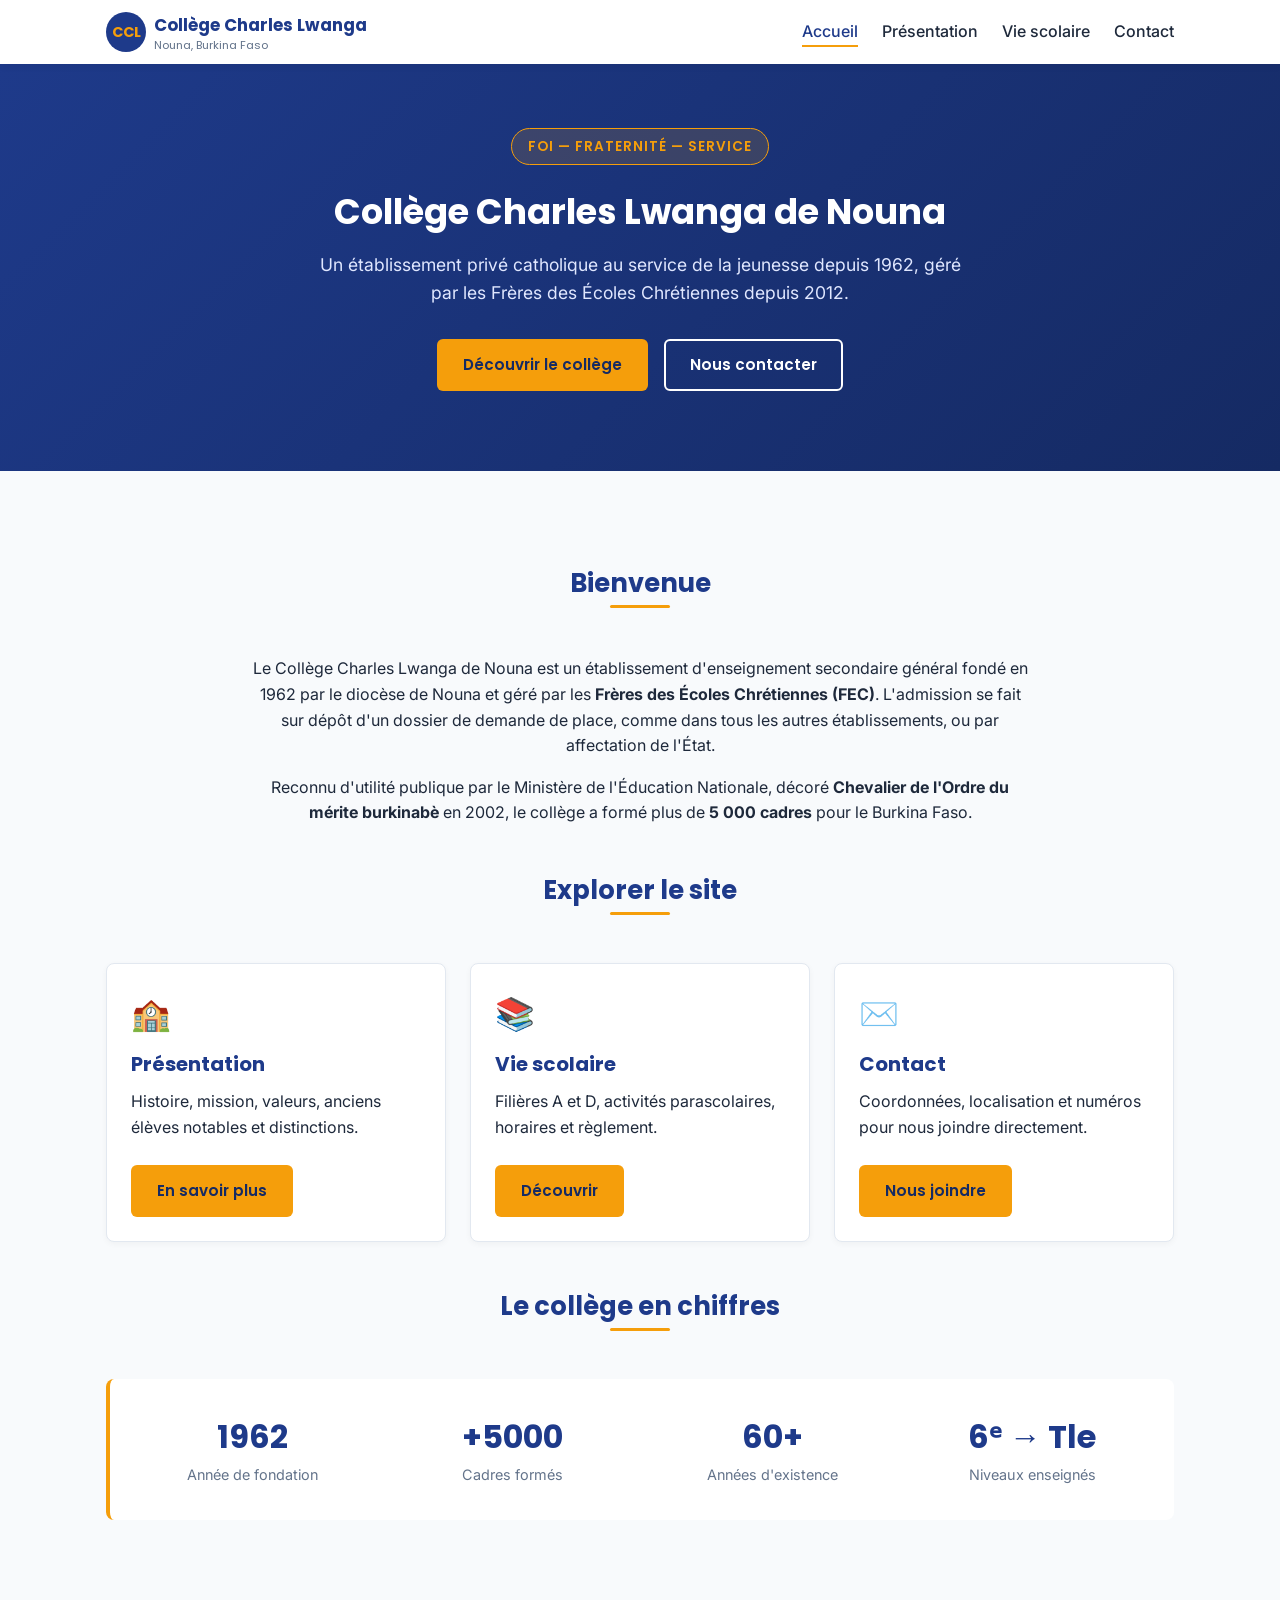
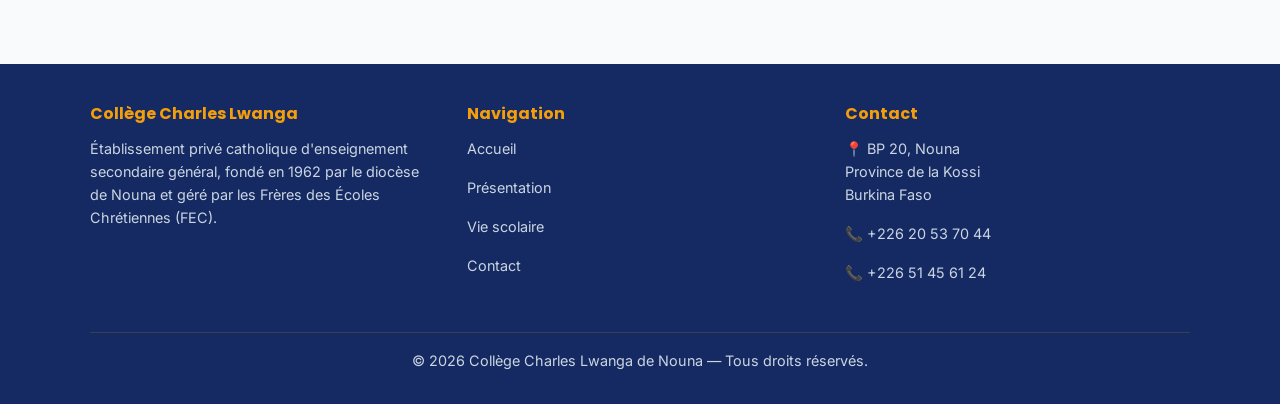
<file: index.html>
<!DOCTYPE html>
<html lang="fr">
<head>
    <meta charset="UTF-8">
    <meta name="viewport" content="width=device-width, initial-scale=1.0">
    <meta name="description" content="Site officiel du Collège Charles Lwanga de Nouna, Burkina Faso. Établissement privé catholique d'enseignement secondaire général fondé en 1962, géré par les Frères des Écoles Chrétiennes (FEC) depuis 2012.">
    <meta name="google-site-verification" content="0sIquSJX-lw27j1vC3oSvgakDbg4LUH0TuW8ciJXTkQ" />
    <title>Accueil - Collège Charles Lwanga de Nouna</title>

    <!-- Polices Google Fonts -->
    <link rel="preconnect" href="https://fonts.googleapis.com">
    <link rel="preconnect" href="https://fonts.gstatic.com" crossorigin>
    <link href="https://fonts.googleapis.com/css2?family=Inter:wght@400;500;600&family=Poppins:wght@600;700&display=swap" rel="stylesheet">

    <!-- Feuille de style -->
    <link rel="stylesheet" href="style.css">
</head>
<body>

    <!-- ============================================
         EN-TÊTE / NAVIGATION
         ============================================ -->
    <header>
        <nav class="navbar">
            <a href="index.html" class="logo">
                <div class="logo-badge">CCL</div>
                <span>
                    Collège Charles Lwanga
                    <small>Nouna, Burkina Faso</small>
                </span>
            </a>

            <button class="menu-toggle" aria-label="Ouvrir le menu">☰</button>

            <ul class="nav-menu">
                <li><a href="index.html">Accueil</a></li>
                <li><a href="presentation.html">Présentation</a></li>
                <li><a href="vie-scolaire.html">Vie scolaire</a></li>
                <li><a href="contact.html">Contact</a></li>
            </ul>
        </nav>
    </header>

    <!-- ============================================
         BANNIÈRE (HERO)
         ============================================ -->
    <section class="hero">
        <span class="devise">Foi — Fraternité — Service</span>
        <h1>Collège Charles Lwanga de Nouna</h1>
        <p>Un établissement privé catholique au service de la jeunesse depuis 1962, géré par les Frères des Écoles Chrétiennes depuis 2012.</p>
        <div class="hero-buttons">
            <a href="presentation.html" class="btn btn-primary">Découvrir le collège</a>
            <a href="contact.html" class="btn btn-outline">Nous contacter</a>
        </div>
    </section>

    <!-- ============================================
         CONTENU PRINCIPAL
         ============================================ -->
    <main>

        <!-- Section Bienvenue -->
        <section id="bienvenue">
            <div class="section-title">
                <h2>Bienvenue</h2>
            </div>
            <p style="text-align: center; max-width: 780px; margin: 0 auto 1rem;">
                Le Collège Charles Lwanga de Nouna est un établissement
                d'enseignement secondaire général fondé en 1962 par le diocèse de Nouna
                et géré par les <strong>Frères des Écoles Chrétiennes (FEC)</strong>.
                L'admission se fait sur dépôt d'un dossier de demande de place,
                comme dans tous les autres établissements, ou par affectation de l'État.
            </p>
            <p style="text-align: center; max-width: 780px; margin: 0 auto;">
                Reconnu d'utilité publique par le Ministère de l'Éducation Nationale,
                décoré <strong>Chevalier de l'Ordre du mérite burkinabè</strong> en 2002,
                le collège a formé plus de <strong>5 000 cadres</strong> pour le Burkina Faso.
            </p>
        </section>

        <!-- Section Cartes -->
        <section id="explorer">
            <div class="section-title">
                <h2>Explorer le site</h2>
            </div>
            <div class="cards">

                <div class="card">
                    <div class="card-icon">🏫</div>
                    <h3>Présentation</h3>
                    <p>Histoire, mission, valeurs, anciens élèves notables et distinctions.</p>
                    <a href="presentation.html" class="btn btn-primary" style="margin-top: 0.5rem;">En savoir plus</a>
                </div>

                <div class="card">
                    <div class="card-icon">📚</div>
                    <h3>Vie scolaire</h3>
                    <p>Filières A et D, activités parascolaires, horaires et règlement.</p>
                    <a href="vie-scolaire.html" class="btn btn-primary" style="margin-top: 0.5rem;">Découvrir</a>
                </div>

                <div class="card">
                    <div class="card-icon">✉️</div>
                    <h3>Contact</h3>
                    <p>Coordonnées, localisation et numéros pour nous joindre directement.</p>
                    <a href="contact.html" class="btn btn-primary" style="margin-top: 0.5rem;">Nous joindre</a>
                </div>

            </div>
        </section>

        <!-- Section Chiffres clés -->
        <section id="chiffres">
            <div class="section-title">
                <h2>Le collège en chiffres</h2>
            </div>
            <div class="stats">
                <div class="stat">
                    <span class="stat-number">1962</span>
                    <span class="stat-label">Année de fondation</span>
                </div>
                <div class="stat">
                    <span class="stat-number">+5000</span>
                    <span class="stat-label">Cadres formés</span>
                </div>
                <div class="stat">
                    <span class="stat-number">60+</span>
                    <span class="stat-label">Années d'existence</span>
                </div>
                <div class="stat">
                    <span class="stat-number">6ᵉ → Tle</span>
                    <span class="stat-label">Niveaux enseignés</span>
                </div>
            </div>
        </section>

    </main>

    <!-- ============================================
         PIED DE PAGE
         ============================================ -->
    <footer>
        <div class="footer-content">

            <div>
                <h4>Collège Charles Lwanga</h4>
                <p>Établissement privé catholique d'enseignement secondaire général, fondé en 1962 par le diocèse de Nouna et géré par les Frères des Écoles Chrétiennes (FEC).</p>
            </div>

            <div>
                <h4>Navigation</h4>
                <p><a href="index.html">Accueil</a></p>
                <p><a href="presentation.html">Présentation</a></p>
                <p><a href="vie-scolaire.html">Vie scolaire</a></p>
                <p><a href="contact.html">Contact</a></p>
            </div>

            <div>
                <h4>Contact</h4>
                <p>📍 BP 20, Nouna<br>Province de la Kossi<br>Burkina Faso</p>
                <p>📞 +226 20 53 70 44</p>
                <p>📞 +226 51 45 61 24</p>
            </div>

        </div>

        <div class="footer-bottom">
            <p>&copy; <span id="annee">2026</span> Collège Charles Lwanga de Nouna — Tous droits réservés.</p>
        </div>
    </footer>

    <!-- Script principal -->
    <script src="script.js"></script>

</body>
</html>
</file>
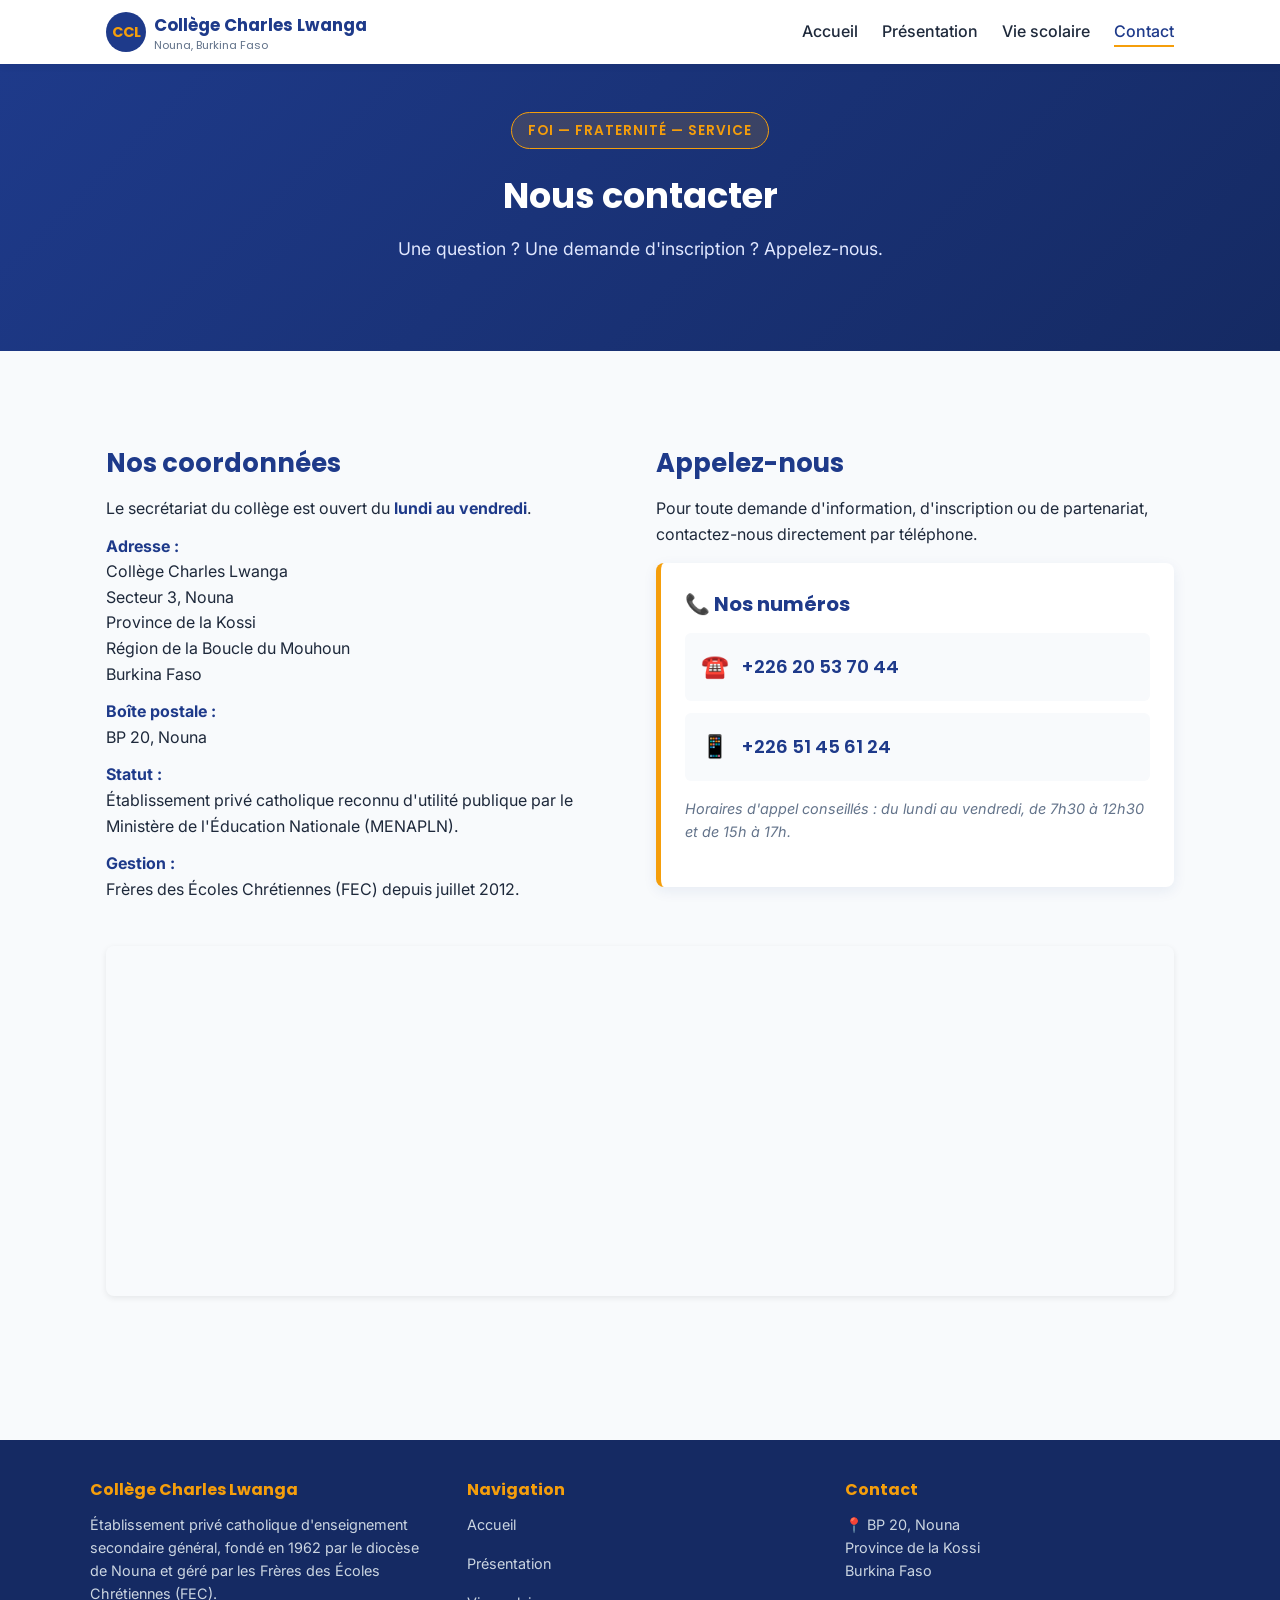
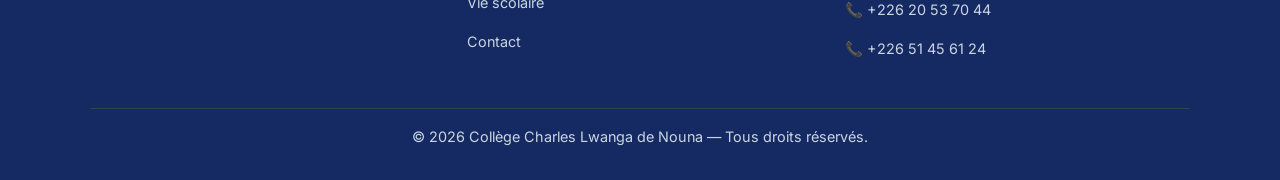
<file: contact.html>
<!DOCTYPE html>
<html lang="fr">
<head>
    <meta charset="UTF-8">
    <meta name="viewport" content="width=device-width, initial-scale=1.0">
    <meta name="description" content="Contactez le Collège Charles Lwanga de Nouna : adresse, téléphone et localisation.">
    <title>Contact - Collège Charles Lwanga de Nouna</title>

    <!-- Polices Google Fonts -->
    <link rel="preconnect" href="https://fonts.googleapis.com">
    <link rel="preconnect" href="https://fonts.gstatic.com" crossorigin>
    <link href="https://fonts.googleapis.com/css2?family=Inter:wght@400;500;600&family=Poppins:wght@600;700&display=swap" rel="stylesheet">

    <!-- Feuille de style -->
    <link rel="stylesheet" href="style.css">
</head>
<body>

    <!-- ============================================
         EN-TÊTE / NAVIGATION
         ============================================ -->
    <header>
        <nav class="navbar">
            <a href="index.html" class="logo">
                <div class="logo-badge">CCL</div>
                <span>
                    Collège Charles Lwanga
                    <small>Nouna, Burkina Faso</small>
                </span>
            </a>

            <button class="menu-toggle" aria-label="Ouvrir le menu">☰</button>

            <ul class="nav-menu">
                <li><a href="index.html">Accueil</a></li>
                <li><a href="presentation.html">Présentation</a></li>
                <li><a href="vie-scolaire.html">Vie scolaire</a></li>
                <li><a href="contact.html">Contact</a></li>
            </ul>
        </nav>
    </header>

    <!-- ============================================
         BANNIÈRE DE PAGE
         ============================================ -->
    <section class="hero" style="padding: 3rem 1rem 3.5rem;">
        <span class="devise">Foi — Fraternité — Service</span>
        <h1>Nous contacter</h1>
        <p>Une question ? Une demande d'inscription ? Appelez-nous.</p>
    </section>

    <!-- ============================================
         CONTENU PRINCIPAL
         ============================================ -->
    <main>

        <section id="contact">
            <div class="contact-grid">

                <!-- Colonne : Coordonnées -->
                <div class="contact-info">
                    <h2>Nos coordonnées</h2>
                    <p>
                        Le secrétariat du collège est ouvert du
                        <strong>lundi au vendredi</strong>.
                    </p>

                    <p><strong>Adresse :</strong><br>
                        Collège Charles Lwanga<br>
                        Secteur 3, Nouna<br>
                        Province de la Kossi<br>
                        Région de la Boucle du Mouhoun<br>
                        Burkina Faso
                    </p>

                    <p><strong>Boîte postale :</strong><br>
                        BP 20, Nouna
                    </p>

                    <p><strong>Statut :</strong><br>
                        Établissement privé catholique reconnu d'utilité publique
                        par le Ministère de l'Éducation Nationale (MENAPLN).
                    </p>

                    <p><strong>Gestion :</strong><br>
                        Frères des Écoles Chrétiennes (FEC) depuis juillet 2012.
                    </p>
                </div>

                <!-- Colonne : Appelez-nous -->
                <div>
                    <h2>Appelez-nous</h2>
                    <p>
                        Pour toute demande d'information, d'inscription ou
                        de partenariat, contactez-nous directement par téléphone.
                    </p>

                    <div class="call-box">
                        <h3>📞 Nos numéros</h3>

                        <a href="tel:+22620537044" class="call-number">
                            <span class="icon">☎️</span>
                            <span>+226 20 53 70 44</span>
                        </a>

                        <a href="tel:+22651456124" class="call-number">
                            <span class="icon">📱</span>
                            <span>+226 51 45 61 24</span>
                        </a>

                        <p class="note">
                            Horaires d'appel conseillés : du lundi au vendredi,
                            de 7h30 à 12h30 et de 15h à 17h.
                        </p>
                    </div>
                </div>

            </div>

            <!-- Carte Google Maps -->
            <div class="map-container">
                <iframe
                    src="https://www.google.com/maps?q=Nouna,Burkina+Faso&output=embed"
                    title="Carte de Nouna, Burkina Faso"
                    loading="lazy"
                    referrerpolicy="no-referrer-when-downgrade">
                </iframe>
            </div>

        </section>

    </main>

    <!-- ============================================
         PIED DE PAGE
         ============================================ -->
    <footer>
        <div class="footer-content">

            <div>
                <h4>Collège Charles Lwanga</h4>
                <p>Établissement privé catholique d'enseignement secondaire général, fondé en 1962 par le diocèse de Nouna et géré par les Frères des Écoles Chrétiennes (FEC).</p>
            </div>

            <div>
                <h4>Navigation</h4>
                <p><a href="index.html">Accueil</a></p>
                <p><a href="presentation.html">Présentation</a></p>
                <p><a href="vie-scolaire.html">Vie scolaire</a></p>
                <p><a href="contact.html">Contact</a></p>
            </div>

            <div>
                <h4>Contact</h4>
                <p>📍 BP 20, Nouna<br>Province de la Kossi<br>Burkina Faso</p>
                <p>📞 +226 20 53 70 44</p>
                <p>📞 +226 51 45 61 24</p>
            </div>

        </div>

        <div class="footer-bottom">
            <p>&copy; <span id="annee">2026</span> Collège Charles Lwanga de Nouna — Tous droits réservés.</p>
        </div>
    </footer>

    <!-- Script principal -->
    <script src="script.js"></script>

</body>
</html>
</file>
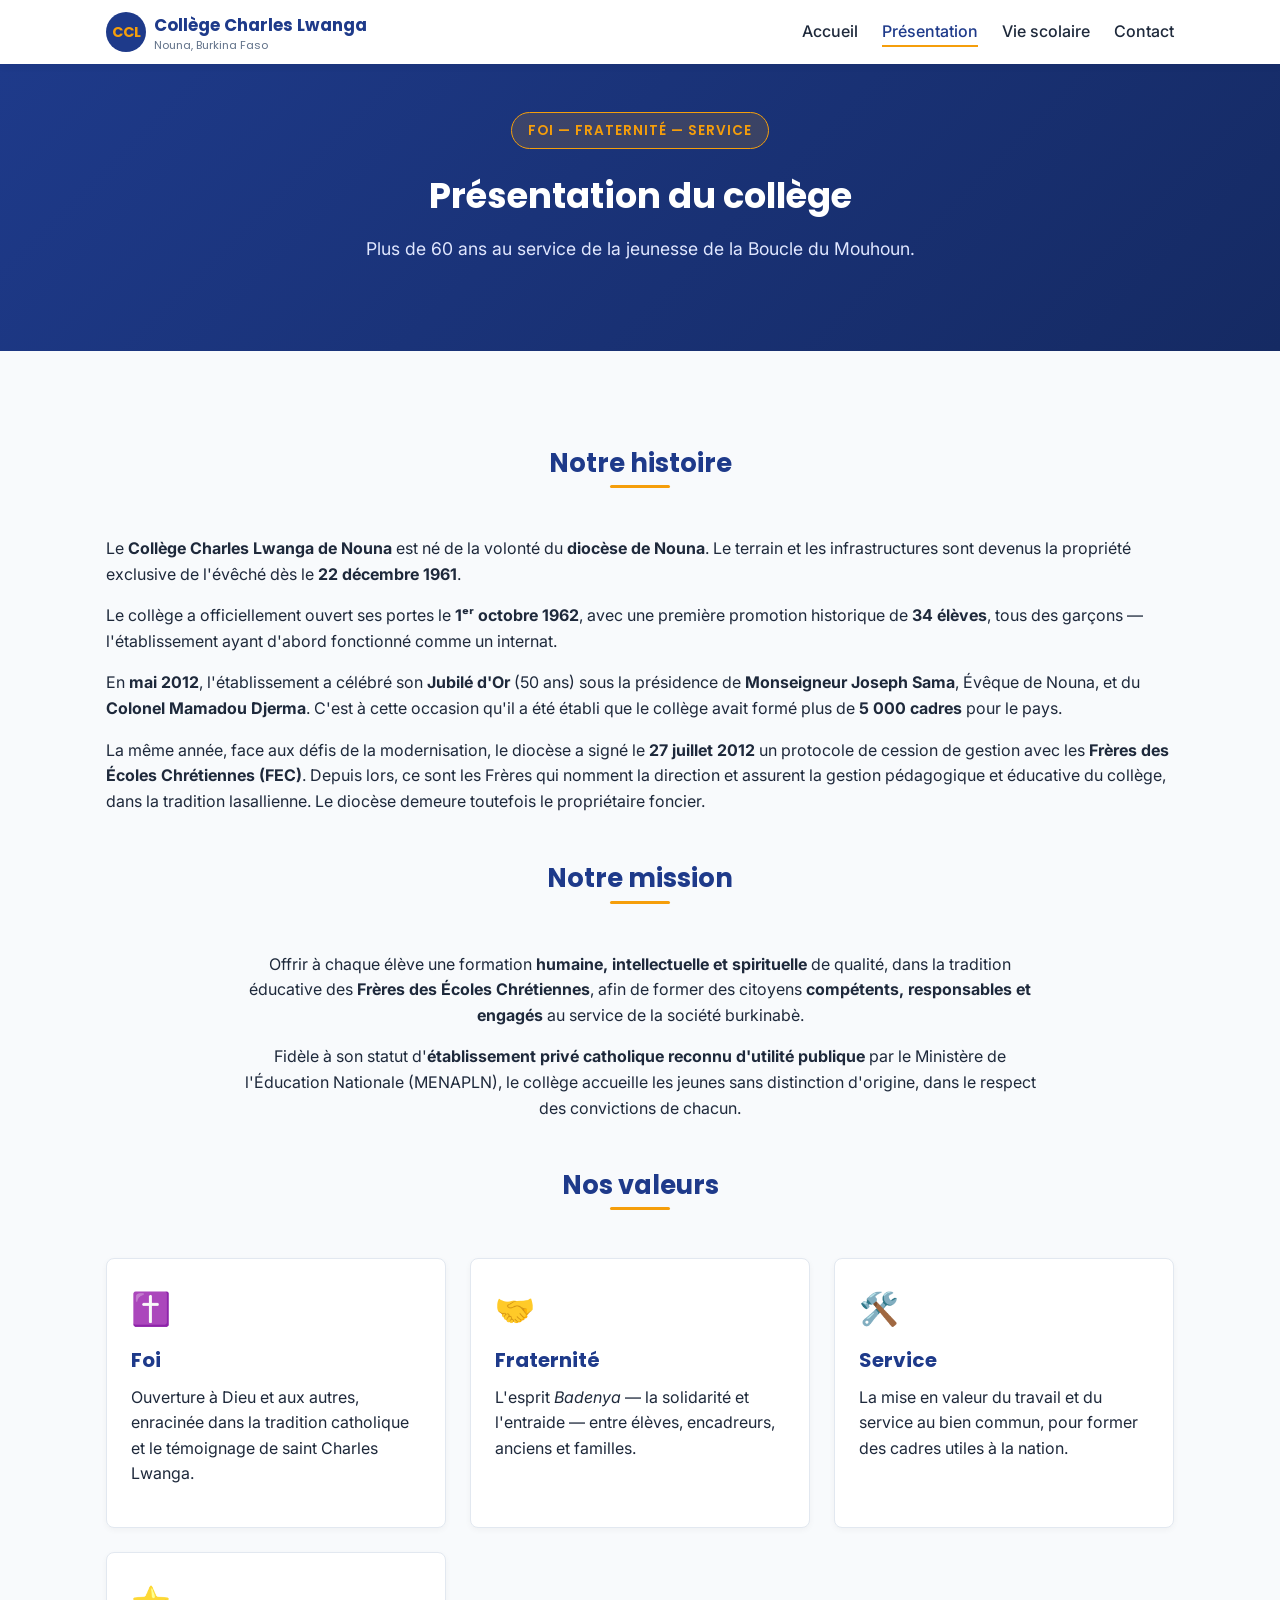
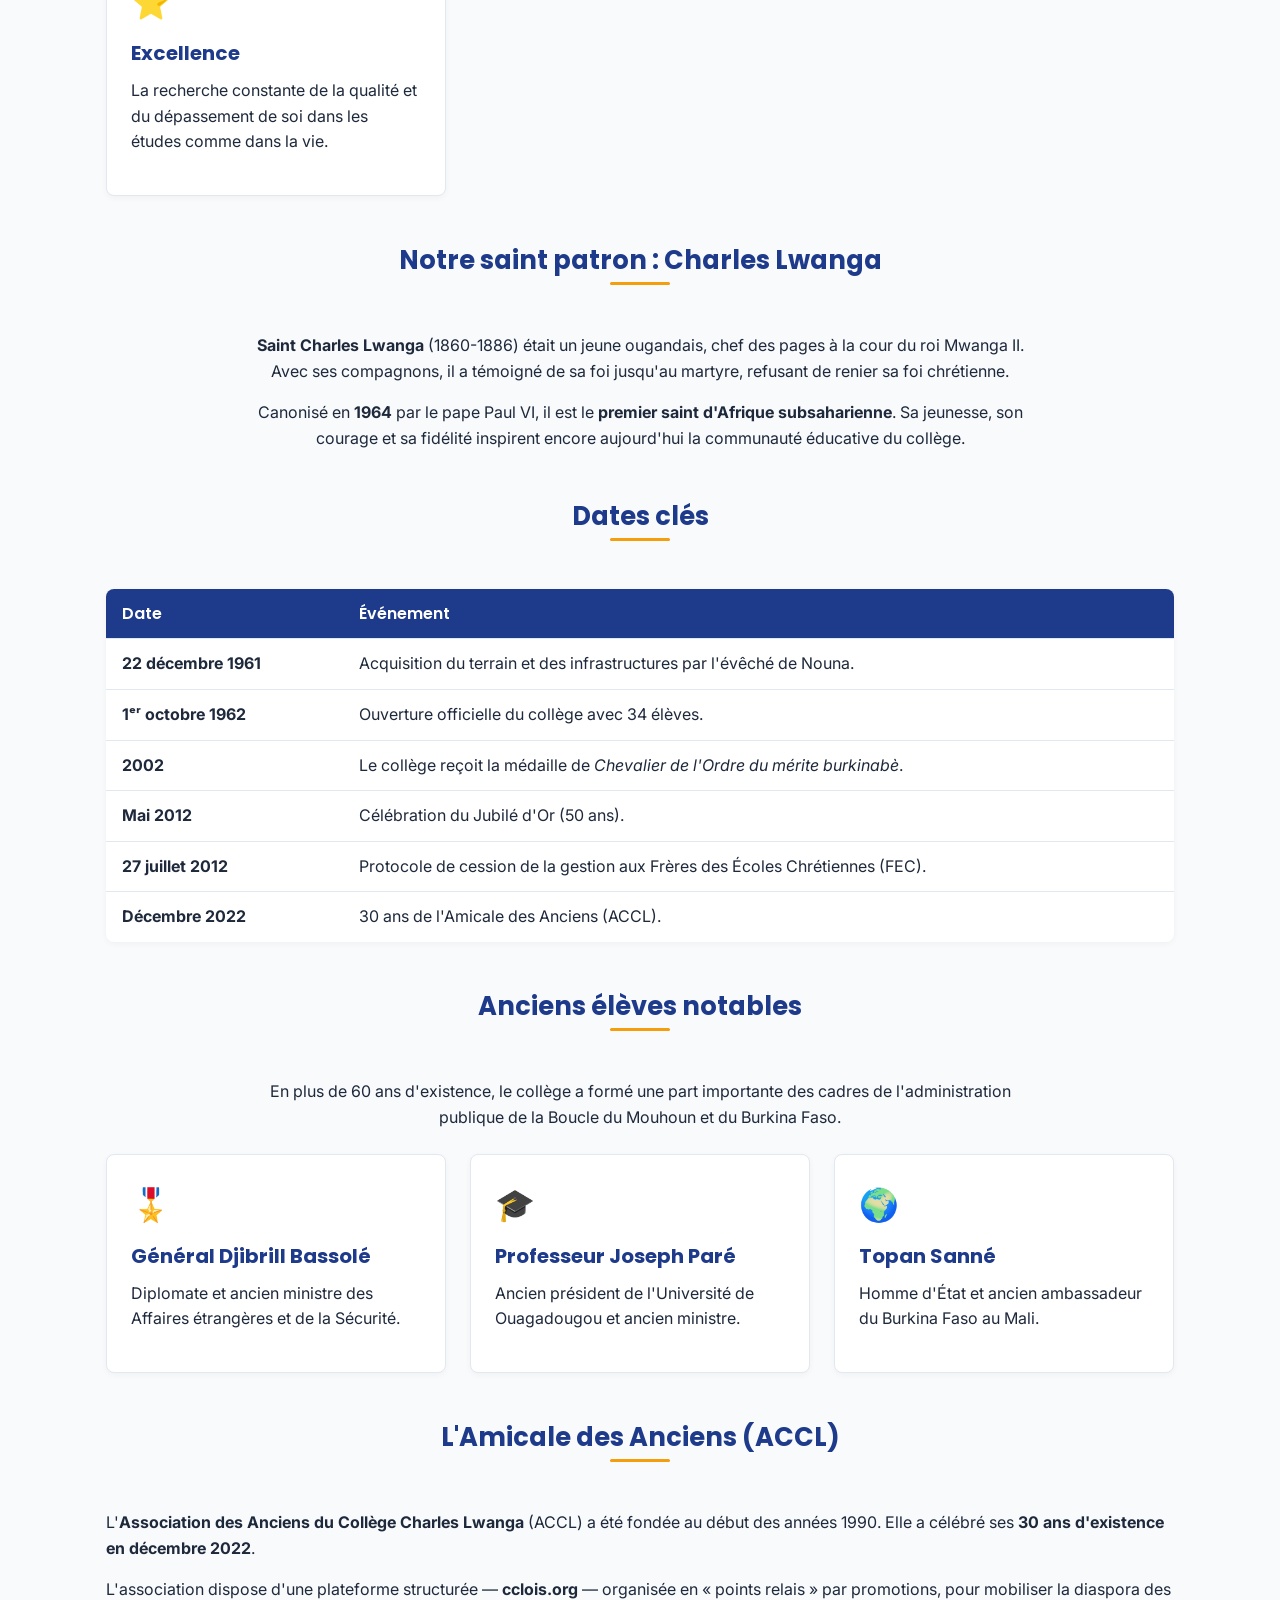
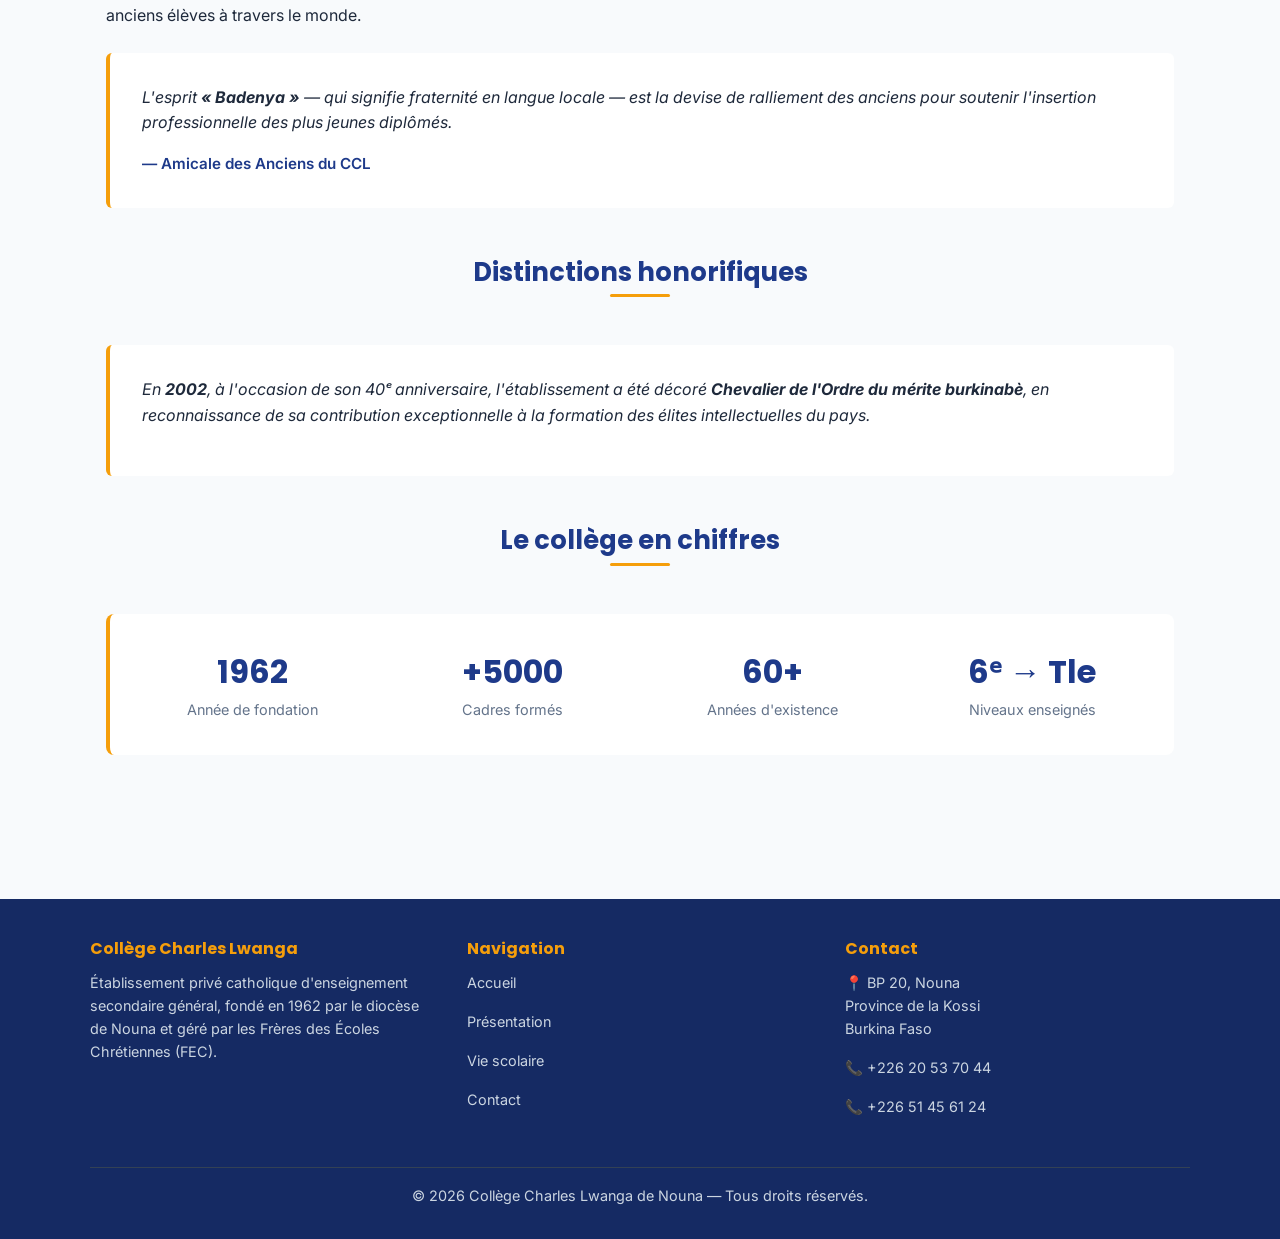
<file: presentation.html>
<!DOCTYPE html>
<html lang="fr">
<head>
    <meta charset="UTF-8">
    <meta name="viewport" content="width=device-width, initial-scale=1.0">
    <meta name="description" content="Présentation du Collège Charles Lwanga de Nouna : histoire, mission, valeurs, anciens élèves notables et distinctions honorifiques.">
    <title>Présentation - Collège Charles Lwanga de Nouna</title>

    <!-- Polices Google Fonts -->
    <link rel="preconnect" href="https://fonts.googleapis.com">
    <link rel="preconnect" href="https://fonts.gstatic.com" crossorigin>
    <link href="https://fonts.googleapis.com/css2?family=Inter:wght@400;500;600&family=Poppins:wght@600;700&display=swap" rel="stylesheet">

    <!-- Feuille de style -->
    <link rel="stylesheet" href="style.css">
</head>
<body>

    <!-- ============================================
         EN-TÊTE / NAVIGATION
         ============================================ -->
    <header>
        <nav class="navbar">
            <a href="index.html" class="logo">
                <div class="logo-badge">CCL</div>
                <span>
                    Collège Charles Lwanga
                    <small>Nouna, Burkina Faso</small>
                </span>
            </a>

            <button class="menu-toggle" aria-label="Ouvrir le menu">☰</button>

            <ul class="nav-menu">
                <li><a href="index.html">Accueil</a></li>
                <li><a href="presentation.html">Présentation</a></li>
                <li><a href="vie-scolaire.html">Vie scolaire</a></li>
                <li><a href="contact.html">Contact</a></li>
            </ul>
        </nav>
    </header>

    <!-- ============================================
         BANNIÈRE DE PAGE
         ============================================ -->
    <section class="hero" style="padding: 3rem 1rem 3.5rem;">
        <span class="devise">Foi — Fraternité — Service</span>
        <h1>Présentation du collège</h1>
        <p>Plus de 60 ans au service de la jeunesse de la Boucle du Mouhoun.</p>
    </section>

    <!-- ============================================
         CONTENU PRINCIPAL
         ============================================ -->
    <main>

        <!-- Section Notre histoire -->
        <section id="histoire">
            <div class="section-title">
                <h2>Notre histoire</h2>
            </div>

            <p>
                Le <strong>Collège Charles Lwanga de Nouna</strong> est né de la volonté
                du <strong>diocèse de Nouna</strong>. Le terrain et les infrastructures
                sont devenus la propriété exclusive de l'évêché dès le
                <strong>22 décembre 1961</strong>.
            </p>

            <p>
                Le collège a officiellement ouvert ses portes le
                <strong>1ᵉʳ octobre 1962</strong>, avec une première promotion historique de
                <strong>34 élèves</strong>, tous des garçons — l'établissement ayant d'abord
                fonctionné comme un internat.
            </p>

            <p>
                En <strong>mai 2012</strong>, l'établissement a célébré son
                <strong>Jubilé d'Or</strong> (50 ans) sous la présidence de
                <strong>Monseigneur Joseph Sama</strong>, Évêque de Nouna, et du
                <strong>Colonel Mamadou Djerma</strong>. C'est à cette occasion qu'il a été
                établi que le collège avait formé plus de <strong>5 000 cadres</strong>
                pour le pays.
            </p>

            <p>
                La même année, face aux défis de la modernisation, le diocèse a signé
                le <strong>27 juillet 2012</strong> un protocole de cession de gestion avec
                les <strong>Frères des Écoles Chrétiennes (FEC)</strong>. Depuis lors, ce sont
                les Frères qui nomment la direction et assurent la gestion pédagogique et
                éducative du collège, dans la tradition lasallienne. Le diocèse demeure
                toutefois le propriétaire foncier.
            </p>
        </section>

        <!-- Section Notre mission -->
        <section id="mission">
            <div class="section-title">
                <h2>Notre mission</h2>
            </div>
            <p style="text-align: center; max-width: 800px; margin: 0 auto 1rem;">
                Offrir à chaque élève une formation <strong>humaine, intellectuelle et
                spirituelle</strong> de qualité, dans la tradition éducative des
                <strong>Frères des Écoles Chrétiennes</strong>, afin de former des citoyens
                <strong>compétents, responsables et engagés</strong>
                au service de la société burkinabè.
            </p>
            <p style="text-align: center; max-width: 800px; margin: 0 auto;">
                Fidèle à son statut d'<strong>établissement privé catholique reconnu
                d'utilité publique</strong> par le Ministère de l'Éducation Nationale
                (MENAPLN), le collège accueille les jeunes sans distinction d'origine,
                dans le respect des convictions de chacun.
            </p>
        </section>

        <!-- Section Valeurs -->
        <section id="valeurs">
            <div class="section-title">
                <h2>Nos valeurs</h2>
            </div>
            <div class="cards">

                <div class="card">
                    <div class="card-icon">✝️</div>
                    <h3>Foi</h3>
                    <p>Ouverture à Dieu et aux autres, enracinée dans la tradition catholique et le témoignage de saint Charles Lwanga.</p>
                </div>

                <div class="card">
                    <div class="card-icon">🤝</div>
                    <h3>Fraternité</h3>
                    <p>L'esprit <em>Badenya</em> — la solidarité et l'entraide — entre élèves, encadreurs, anciens et familles.</p>
                </div>

                <div class="card">
                    <div class="card-icon">🛠️</div>
                    <h3>Service</h3>
                    <p>La mise en valeur du travail et du service au bien commun, pour former des cadres utiles à la nation.</p>
                </div>

                <div class="card">
                    <div class="card-icon">⭐</div>
                    <h3>Excellence</h3>
                    <p>La recherche constante de la qualité et du dépassement de soi dans les études comme dans la vie.</p>
                </div>

            </div>
        </section>

        <!-- Section Le saint patron -->
        <section id="saint-patron">
            <div class="section-title">
                <h2>Notre saint patron : Charles Lwanga</h2>
            </div>
            <p style="text-align: center; max-width: 800px; margin: 0 auto 1rem;">
                <strong>Saint Charles Lwanga</strong> (1860-1886) était un jeune ougandais,
                chef des pages à la cour du roi Mwanga II. Avec ses compagnons, il a témoigné
                de sa foi jusqu'au martyre, refusant de renier sa foi chrétienne.
            </p>
            <p style="text-align: center; max-width: 800px; margin: 0 auto;">
                Canonisé en <strong>1964</strong> par le pape Paul VI, il est le
                <strong>premier saint d'Afrique subsaharienne</strong>. Sa jeunesse,
                son courage et sa fidélité inspirent encore aujourd'hui la communauté
                éducative du collège.
            </p>
        </section>

        <!-- Section Dates clés -->
        <section id="dates-cles">
            <div class="section-title">
                <h2>Dates clés</h2>
            </div>
            <table>
                <thead>
                    <tr>
                        <th>Date</th>
                        <th>Événement</th>
                    </tr>
                </thead>
                <tbody>
                    <tr>
                        <td><strong>22 décembre 1961</strong></td>
                        <td>Acquisition du terrain et des infrastructures par l'évêché de Nouna.</td>
                    </tr>
                    <tr>
                        <td><strong>1ᵉʳ octobre 1962</strong></td>
                        <td>Ouverture officielle du collège avec 34 élèves.</td>
                    </tr>
                    <tr>
                        <td><strong>2002</strong></td>
                        <td>Le collège reçoit la médaille de <em>Chevalier de l'Ordre du mérite burkinabè</em>.</td>
                    </tr>
                    <tr>
                        <td><strong>Mai 2012</strong></td>
                        <td>Célébration du Jubilé d'Or (50 ans).</td>
                    </tr>
                    <tr>
                        <td><strong>27 juillet 2012</strong></td>
                        <td>Protocole de cession de la gestion aux Frères des Écoles Chrétiennes (FEC).</td>
                    </tr>
                    <tr>
                        <td><strong>Décembre 2022</strong></td>
                        <td>30 ans de l'Amicale des Anciens (ACCL).</td>
                    </tr>
                </tbody>
            </table>
        </section>

        <!-- Section Anciens élèves notables -->
        <section id="anciens">
            <div class="section-title">
                <h2>Anciens élèves notables</h2>
            </div>
            <p style="text-align: center; max-width: 800px; margin: 0 auto 1.5rem;">
                En plus de 60 ans d'existence, le collège a formé une part importante des
                cadres de l'administration publique de la Boucle du Mouhoun et du Burkina Faso.
            </p>
            <div class="cards">

                <div class="card">
                    <div class="card-icon">🎖️</div>
                    <h3>Général Djibrill Bassolé</h3>
                    <p>Diplomate et ancien ministre des Affaires étrangères et de la Sécurité.</p>
                </div>

                <div class="card">
                    <div class="card-icon">🎓</div>
                    <h3>Professeur Joseph Paré</h3>
                    <p>Ancien président de l'Université de Ouagadougou et ancien ministre.</p>
                </div>

                <div class="card">
                    <div class="card-icon">🌍</div>
                    <h3>Topan Sanné</h3>
                    <p>Homme d'État et ancien ambassadeur du Burkina Faso au Mali.</p>
                </div>

            </div>
        </section>

        <!-- Section ACCL -->
        <section id="accl">
            <div class="section-title">
                <h2>L'Amicale des Anciens (ACCL)</h2>
            </div>

            <p>
                L'<strong>Association des Anciens du Collège Charles Lwanga</strong> (ACCL)
                a été fondée au début des années 1990. Elle a célébré ses
                <strong>30 ans d'existence en décembre 2022</strong>.
            </p>

            <p>
                L'association dispose d'une plateforme structurée —
                <strong>cclois.org</strong> — organisée en « points relais » par promotions,
                pour mobiliser la diaspora des anciens élèves à travers le monde.
            </p>

            <div class="quote" style="margin-top: 1.5rem;">
                <p>
                    L'esprit <strong>« Badenya »</strong> — qui signifie <em>fraternité</em>
                    en langue locale — est la devise de ralliement des anciens pour
                    soutenir l'insertion professionnelle des plus jeunes diplômés.
                </p>
                <span class="quote-author">— Amicale des Anciens du CCL</span>
            </div>
        </section>

        <!-- Section Distinctions -->
        <section id="distinctions">
            <div class="section-title">
                <h2>Distinctions honorifiques</h2>
            </div>

            <div class="quote" style="border-left-color: #f59e0b;">
                <p>
                    En <strong>2002</strong>, à l'occasion de son 40ᵉ anniversaire,
                    l'établissement a été décoré <strong>Chevalier de l'Ordre du mérite
                    burkinabè</strong>, en reconnaissance de sa contribution exceptionnelle
                    à la formation des élites intellectuelles du pays.
                </p>
            </div>
        </section>

        <!-- Section Chiffres clés -->
        <section id="chiffres">
            <div class="section-title">
                <h2>Le collège en chiffres</h2>
            </div>
            <div class="stats">
                <div class="stat">
                    <span class="stat-number">1962</span>
                    <span class="stat-label">Année de fondation</span>
                </div>
                <div class="stat">
                    <span class="stat-number">+5000</span>
                    <span class="stat-label">Cadres formés</span>
                </div>
                <div class="stat">
                    <span class="stat-number">60+</span>
                    <span class="stat-label">Années d'existence</span>
                </div>
                <div class="stat">
                    <span class="stat-number">6ᵉ → Tle</span>
                    <span class="stat-label">Niveaux enseignés</span>
                </div>
            </div>
        </section>

    </main>

    <!-- ============================================
         PIED DE PAGE
         ============================================ -->
    <footer>
        <div class="footer-content">

            <div>
                <h4>Collège Charles Lwanga</h4>
                <p>Établissement privé catholique d'enseignement secondaire général, fondé en 1962 par le diocèse de Nouna et géré par les Frères des Écoles Chrétiennes (FEC).</p>
            </div>

            <div>
                <h4>Navigation</h4>
                <p><a href="index.html">Accueil</a></p>
                <p><a href="presentation.html">Présentation</a></p>
                <p><a href="vie-scolaire.html">Vie scolaire</a></p>
                <p><a href="contact.html">Contact</a></p>
            </div>

            <div>
                <h4>Contact</h4>
                <p>📍 BP 20, Nouna<br>Province de la Kossi<br>Burkina Faso</p>
                <p>📞 +226 20 53 70 44</p>
                <p>📞 +226 51 45 61 24</p>
            </div>

        </div>

        <div class="footer-bottom">
            <p>&copy; <span id="annee">2026</span> Collège Charles Lwanga de Nouna — Tous droits réservés.</p>
        </div>
    </footer>

    <!-- Script principal -->
    <script src="script.js"></script>

</body>
</html>
</file>
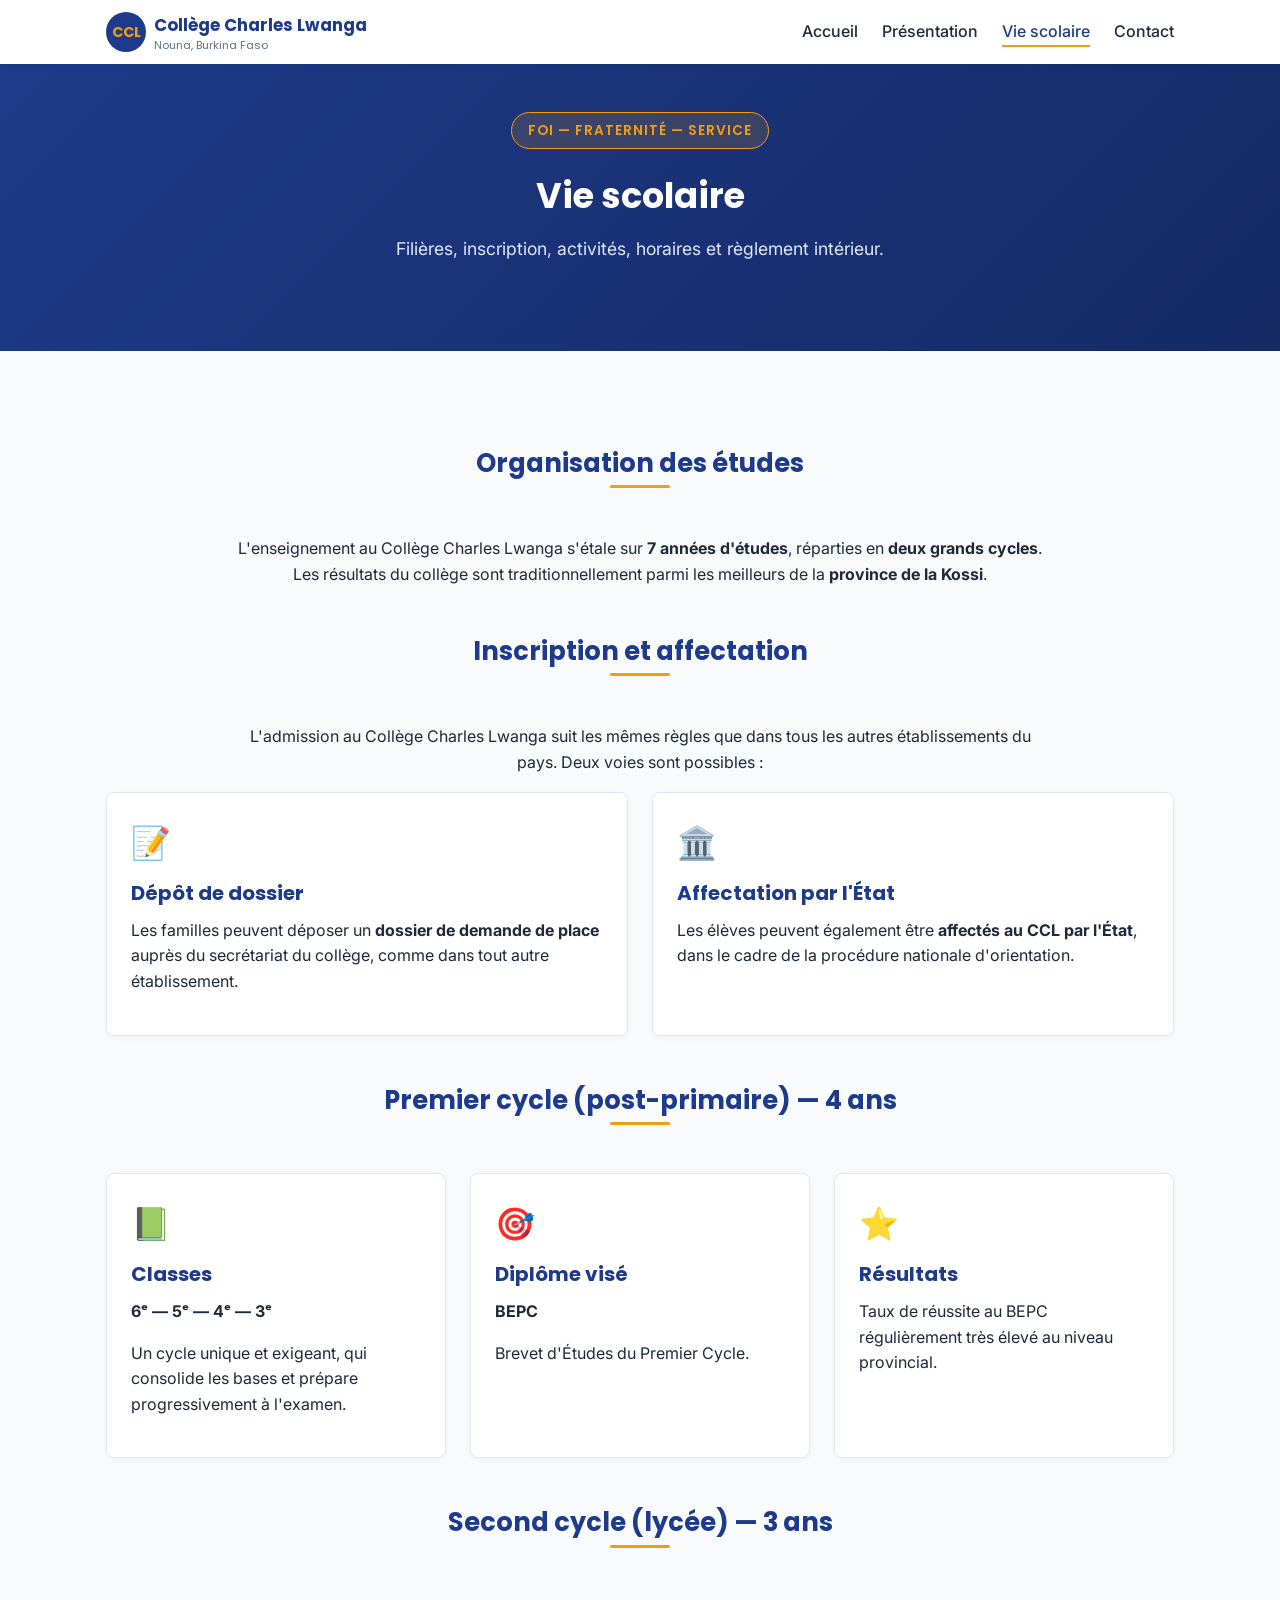
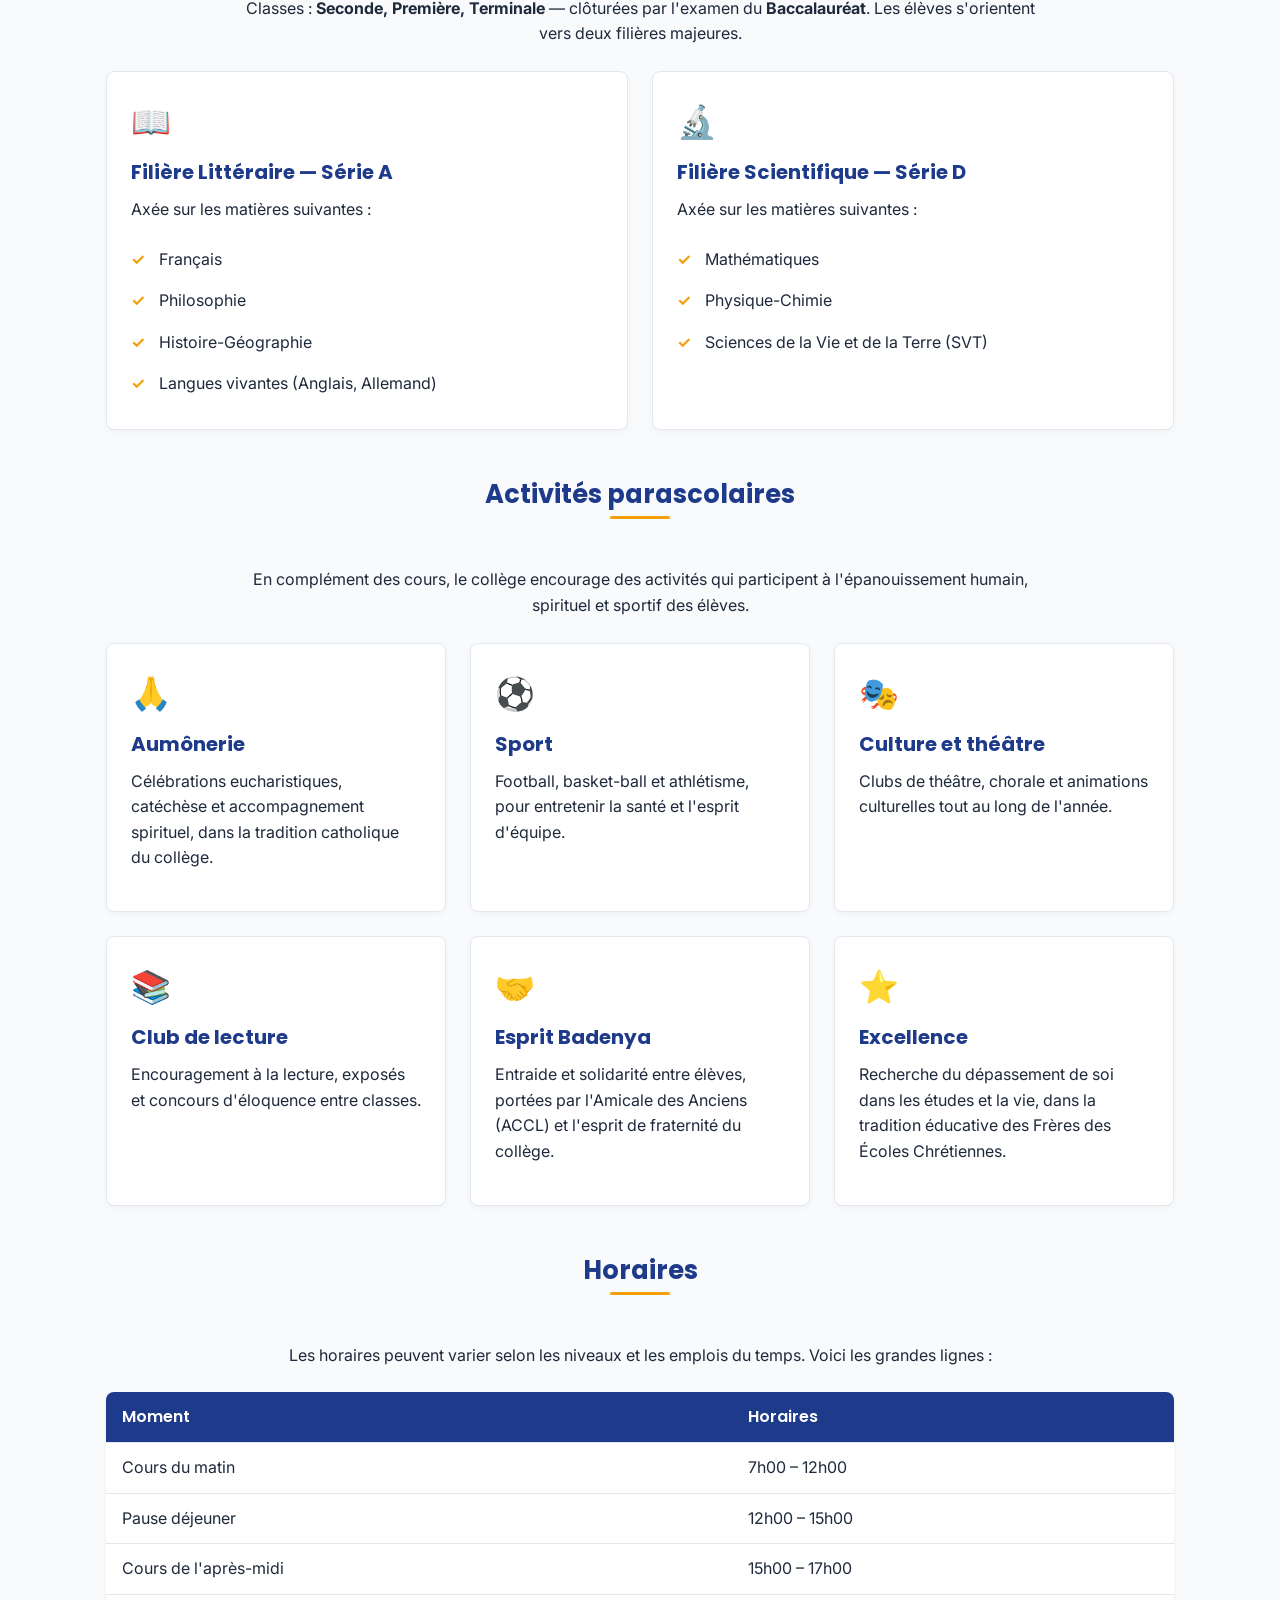
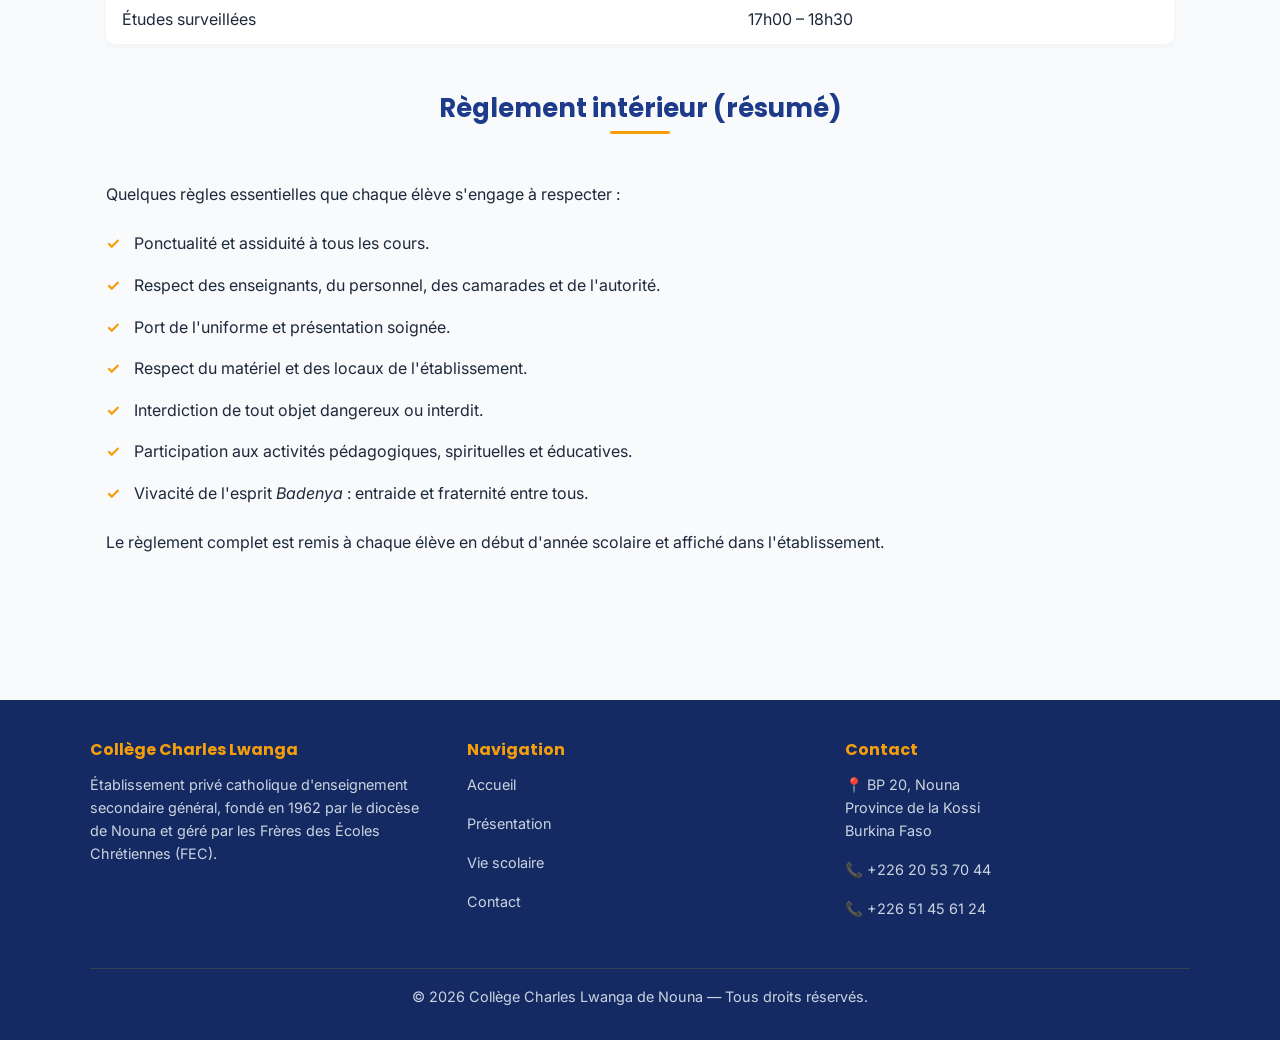
<file: vie-scolaire.html>
<!DOCTYPE html>
<html lang="fr">
<head>
    <meta charset="UTF-8">
    <meta name="viewport" content="width=device-width, initial-scale=1.0">
    <meta name="description" content="Vie scolaire au Collège Charles Lwanga de Nouna : filières A et D, inscription et affectation, activités parascolaires, horaires et règlement intérieur.">
    <title>Vie scolaire - Collège Charles Lwanga de Nouna</title>

    <!-- Polices Google Fonts -->
    <link rel="preconnect" href="https://fonts.googleapis.com">
    <link rel="preconnect" href="https://fonts.gstatic.com" crossorigin>
    <link href="https://fonts.googleapis.com/css2?family=Inter:wght@400;500;600&family=Poppins:wght@600;700&display=swap" rel="stylesheet">

    <!-- Feuille de style -->
    <link rel="stylesheet" href="style.css">
</head>
<body>

    <!-- ============================================
         EN-TÊTE / NAVIGATION
         ============================================ -->
    <header>
        <nav class="navbar">
            <a href="index.html" class="logo">
                <div class="logo-badge">CCL</div>
                <span>
                    Collège Charles Lwanga
                    <small>Nouna, Burkina Faso</small>
                </span>
            </a>

            <button class="menu-toggle" aria-label="Ouvrir le menu">☰</button>

            <ul class="nav-menu">
                <li><a href="index.html">Accueil</a></li>
                <li><a href="presentation.html">Présentation</a></li>
                <li><a href="vie-scolaire.html">Vie scolaire</a></li>
                <li><a href="contact.html">Contact</a></li>
            </ul>
        </nav>
    </header>

    <!-- ============================================
         BANNIÈRE DE PAGE
         ============================================ -->
    <section class="hero" style="padding: 3rem 1rem 3.5rem;">
        <span class="devise">Foi — Fraternité — Service</span>
        <h1>Vie scolaire</h1>
        <p>Filières, inscription, activités, horaires et règlement intérieur.</p>
    </section>

    <!-- ============================================
         CONTENU PRINCIPAL
         ============================================ -->
    <main>

        <!-- Section Organisation générale -->
        <section id="organisation">
            <div class="section-title">
                <h2>Organisation des études</h2>
            </div>
            <p style="text-align: center; max-width: 820px; margin: 0 auto 1rem;">
                L'enseignement au Collège Charles Lwanga s'étale sur
                <strong>7 années d'études</strong>, réparties en
                <strong>deux grands cycles</strong>. Les résultats du collège
                sont traditionnellement parmi les meilleurs de la
                <strong>province de la Kossi</strong>.
            </p>
        </section>

        <!-- Section Inscription et affectation -->
        <section id="admission">
            <div class="section-title">
                <h2>Inscription et affectation</h2>
            </div>
            <p style="text-align: center; max-width: 800px; margin: 0 auto 1rem;">
                L'admission au Collège Charles Lwanga suit les mêmes règles que
                dans tous les autres établissements du pays. Deux voies sont possibles :
            </p>

            <div class="cards">

                <div class="card">
                    <div class="card-icon">📝</div>
                    <h3>Dépôt de dossier</h3>
                    <p>Les familles peuvent déposer un <strong>dossier de demande de place</strong>
                    auprès du secrétariat du collège, comme dans tout autre établissement.</p>
                </div>

                <div class="card">
                    <div class="card-icon">🏛️</div>
                    <h3>Affectation par l'État</h3>
                    <p>Les élèves peuvent également être <strong>affectés au CCL par l'État</strong>,
                    dans le cadre de la procédure nationale d'orientation.</p>
                </div>

            </div>
        </section>

        <!-- Section Premier cycle -->
        <section id="premier-cycle">
            <div class="section-title">
                <h2>Premier cycle (post-primaire) — 4 ans</h2>
            </div>
            <div class="cards">

                <div class="card">
                    <div class="card-icon">📗</div>
                    <h3>Classes</h3>
                    <p><strong>6ᵉ — 5ᵉ — 4ᵉ — 3ᵉ</strong></p>
                    <p>Un cycle unique et exigeant, qui consolide les bases et prépare progressivement à l'examen.</p>
                </div>

                <div class="card">
                    <div class="card-icon">🎯</div>
                    <h3>Diplôme visé</h3>
                    <p><strong>BEPC</strong></p>
                    <p>Brevet d'Études du Premier Cycle.</p>
                </div>

                <div class="card">
                    <div class="card-icon">⭐</div>
                    <h3>Résultats</h3>
                    <p>Taux de réussite au BEPC régulièrement très élevé au niveau provincial.</p>
                </div>

            </div>
        </section>

        <!-- Section Second cycle -->
        <section id="second-cycle">
            <div class="section-title">
                <h2>Second cycle (lycée) — 3 ans</h2>
            </div>
            <p style="text-align: center; max-width: 800px; margin: 0 auto 1.5rem;">
                Classes : <strong>Seconde, Première, Terminale</strong> —
                clôturées par l'examen du <strong>Baccalauréat</strong>.
                Les élèves s'orientent vers deux filières majeures.
            </p>

            <div class="cards">

                <div class="card">
                    <div class="card-icon">📖</div>
                    <h3>Filière Littéraire — Série A</h3>
                    <p>Axée sur les matières suivantes :</p>
                    <ul class="liste" style="margin-top: 0.75rem;">
                        <li>Français</li>
                        <li>Philosophie</li>
                        <li>Histoire-Géographie</li>
                        <li>Langues vivantes (Anglais, Allemand)</li>
                    </ul>
                </div>

                <div class="card">
                    <div class="card-icon">🔬</div>
                    <h3>Filière Scientifique — Série D</h3>
                    <p>Axée sur les matières suivantes :</p>
                    <ul class="liste" style="margin-top: 0.75rem;">
                        <li>Mathématiques</li>
                        <li>Physique-Chimie</li>
                        <li>Sciences de la Vie et de la Terre (SVT)</li>
                    </ul>
                </div>

            </div>
        </section>

        <!-- Section Activités parascolaires -->
        <section id="activites">
            <div class="section-title">
                <h2>Activités parascolaires</h2>
            </div>
            <p style="text-align: center; max-width: 800px; margin: 0 auto 1.5rem;">
                En complément des cours, le collège encourage des activités
                qui participent à l'épanouissement humain, spirituel et sportif
                des élèves.
            </p>

            <div class="cards">

                <div class="card">
                    <div class="card-icon">🙏</div>
                    <h3>Aumônerie</h3>
                    <p>Célébrations eucharistiques, catéchèse et accompagnement spirituel, dans la tradition catholique du collège.</p>
                </div>

                <div class="card">
                    <div class="card-icon">⚽</div>
                    <h3>Sport</h3>
                    <p>Football, basket-ball et athlétisme, pour entretenir la santé et l'esprit d'équipe.</p>
                </div>

                <div class="card">
                    <div class="card-icon">🎭</div>
                    <h3>Culture et théâtre</h3>
                    <p>Clubs de théâtre, chorale et animations culturelles tout au long de l'année.</p>
                </div>

                <div class="card">
                    <div class="card-icon">📚</div>
                    <h3>Club de lecture</h3>
                    <p>Encouragement à la lecture, exposés et concours d'éloquence entre classes.</p>
                </div>

                <div class="card">
                    <div class="card-icon">🤝</div>
                    <h3>Esprit Badenya</h3>
                    <p>Entraide et solidarité entre élèves, portées par l'Amicale des Anciens (ACCL) et l'esprit de fraternité du collège.</p>
                </div>

                <div class="card">
                    <div class="card-icon">⭐</div>
                    <h3>Excellence</h3>
                    <p>Recherche du dépassement de soi dans les études et la vie, dans la tradition éducative des Frères des Écoles Chrétiennes.</p>
                </div>

            </div>
        </section>

        <!-- Section Horaires -->
        <section id="horaires">
            <div class="section-title">
                <h2>Horaires</h2>
            </div>
            <p style="text-align: center; margin-bottom: 1.5rem;">
                Les horaires peuvent varier selon les niveaux et les emplois du temps.
                Voici les grandes lignes :
            </p>

            <table>
                <thead>
                    <tr>
                        <th>Moment</th>
                        <th>Horaires</th>
                    </tr>
                </thead>
                <tbody>
                    <tr>
                        <td>Cours du matin</td>
                        <td>7h00 – 12h00</td>
                    </tr>
                    <tr>
                        <td>Pause déjeuner</td>
                        <td>12h00 – 15h00</td>
                    </tr>
                    <tr>
                        <td>Cours de l'après-midi</td>
                        <td>15h00 – 17h00</td>
                    </tr>
                    <tr>
                        <td>Études surveillées</td>
                        <td>17h00 – 18h30</td>
                    </tr>
                </tbody>
            </table>
        </section>

        <!-- Section Règlement intérieur -->
        <section id="reglement">
            <div class="section-title">
                <h2>Règlement intérieur (résumé)</h2>
            </div>
            <p>Quelques règles essentielles que chaque élève s'engage à respecter :</p>
            <ul class="liste">
                <li>Ponctualité et assiduité à tous les cours.</li>
                <li>Respect des enseignants, du personnel, des camarades et de l'autorité.</li>
                <li>Port de l'uniforme et présentation soignée.</li>
                <li>Respect du matériel et des locaux de l'établissement.</li>
                <li>Interdiction de tout objet dangereux ou interdit.</li>
                <li>Participation aux activités pédagogiques, spirituelles et éducatives.</li>
                <li>Vivacité de l'esprit <em>Badenya</em> : entraide et fraternité entre tous.</li>
            </ul>
            <p style="margin-top: 1rem;">
                Le règlement complet est remis à chaque élève en début d'année scolaire
                et affiché dans l'établissement.
            </p>
        </section>

    </main>

    <!-- ============================================
         PIED DE PAGE
         ============================================ -->
    <footer>
        <div class="footer-content">

            <div>
                <h4>Collège Charles Lwanga</h4>
                <p>Établissement privé catholique d'enseignement secondaire général, fondé en 1962 par le diocèse de Nouna et géré par les Frères des Écoles Chrétiennes (FEC).</p>
            </div>

            <div>
                <h4>Navigation</h4>
                <p><a href="index.html">Accueil</a></p>
                <p><a href="presentation.html">Présentation</a></p>
                <p><a href="vie-scolaire.html">Vie scolaire</a></p>
                <p><a href="contact.html">Contact</a></p>
            </div>

            <div>
                <h4>Contact</h4>
                <p>📍 BP 20, Nouna<br>Province de la Kossi<br>Burkina Faso</p>
                <p>📞 +226 20 53 70 44</p>
                <p>📞 +226 51 45 61 24</p>
            </div>

        </div>

        <div class="footer-bottom">
            <p>&copy; <span id="annee">2026</span> Collège Charles Lwanga de Nouna — Tous droits réservés.</p>
        </div>
    </footer>

    <!-- Script principal -->
    <script src="script.js"></script>

</body>
</html>
</file>
<file: style.css>
/* ============================================
   COLLÈGE CHARLES LWANGA - NOUNA
   Feuille de style principale
   ============================================ */

/* ---------- Variables ---------- */
:root {
    --bleu: #1e3a8a;
    --bleu-fonce: #152a63;
    --or: #f59e0b;
    --or-fonce: #d97706;
    --fond: #f8fafc;
    --blanc: #ffffff;
    --texte: #1e293b;
    --gris: #64748b;
    --bordure: #e2e8f0;
}

/* ---------- Reset ---------- */
* {
    margin: 0;
    padding: 0;
    box-sizing: border-box;
}

html {
    scroll-behavior: smooth;
}

body {
    font-family: 'Inter', Arial, sans-serif;
    background-color: var(--fond);
    color: var(--texte);
    line-height: 1.6;
    font-size: 16px;
}

img {
    max-width: 100%;
    display: block;
}

a {
    color: var(--bleu);
    text-decoration: none;
}

/* ---------- Typographie ---------- */
h1, h2, h3, h4 {
    font-family: 'Poppins', Arial, sans-serif;
    color: var(--bleu);
    line-height: 1.3;
    margin-bottom: 1rem;
}

h1 { font-size: 2rem; }
h2 { font-size: 1.6rem; }
h3 { font-size: 1.25rem; }

p {
    margin-bottom: 1rem;
}

/* ---------- Header / Navigation ---------- */
header {
    background-color: var(--blanc);
    box-shadow: 0 2px 8px rgba(0, 0, 0, 0.06);
    position: sticky;
    top: 0;
    z-index: 100;
}

.navbar {
    max-width: 1100px;
    margin: 0 auto;
    padding: 0.75rem 1rem;
    display: flex;
    justify-content: space-between;
    align-items: center;
}

.logo {
    display: flex;
    align-items: center;
    gap: 0.5rem;
    font-family: 'Poppins', sans-serif;
    font-weight: 700;
    color: var(--bleu);
    font-size: 1.05rem;
}

.logo-badge {
    background-color: var(--bleu);
    color: var(--or);
    width: 40px;
    height: 40px;
    border-radius: 50%;
    display: flex;
    align-items: center;
    justify-content: center;
    font-weight: 700;
    font-size: 0.9rem;
    flex-shrink: 0;
}

.logo span small {
    display: block;
    font-size: 0.7rem;
    font-weight: 400;
    color: var(--gris);
    line-height: 1.2;
}

/* Menu */
.nav-menu {
    list-style: none;
    display: flex;
    gap: 1.5rem;
}

.nav-menu a {
    color: var(--texte);
    font-weight: 500;
    padding: 0.25rem 0;
    border-bottom: 2px solid transparent;
    transition: all 0.2s;
}

.nav-menu a:hover,
.nav-menu a.active {
    color: var(--bleu);
    border-bottom-color: var(--or);
}

/* Bouton hamburger (mobile) */
.menu-toggle {
    display: none;
    background: none;
    border: none;
    font-size: 1.6rem;
    color: var(--bleu);
    cursor: pointer;
    padding: 0.25rem 0.5rem;
}

/* ---------- Hero (bannière) ---------- */
.hero {
    background: linear-gradient(135deg, var(--bleu) 0%, var(--bleu-fonce) 100%);
    color: var(--blanc);
    text-align: center;
    padding: 4rem 1rem 5rem;
}

.hero h1 {
    color: var(--blanc);
    font-size: 2.2rem;
    margin-bottom: 1rem;
}

.hero p {
    font-size: 1.1rem;
    max-width: 650px;
    margin: 0 auto 2rem;
    color: #e0e7ff;
}

.hero .devise {
    display: inline-block;
    margin-bottom: 1.5rem;
    padding: 0.4rem 1rem;
    background-color: rgba(245, 158, 11, 0.15);
    border: 1px solid var(--or);
    border-radius: 20px;
    color: var(--or);
    font-family: 'Poppins', sans-serif;
    font-size: 0.85rem;
    letter-spacing: 1px;
    text-transform: uppercase;
    font-weight: 600;
}

.hero-buttons {
    display: flex;
    gap: 1rem;
    justify-content: center;
    flex-wrap: wrap;
}

/* ---------- Boutons ---------- */
.btn {
    display: inline-block;
    padding: 0.75rem 1.5rem;
    border-radius: 6px;
    font-weight: 600;
    font-family: 'Poppins', sans-serif;
    font-size: 0.95rem;
    cursor: pointer;
    transition: all 0.2s;
    border: 2px solid transparent;
    text-align: center;
}

.btn-primary {
    background-color: var(--or);
    color: var(--bleu-fonce);
}

.btn-primary:hover {
    background-color: var(--or-fonce);
    transform: translateY(-2px);
}

.btn-outline {
    background-color: transparent;
    color: var(--blanc);
    border-color: var(--blanc);
}

.btn-outline:hover {
    background-color: var(--blanc);
    color: var(--bleu);
}

/* ---------- Mise en page générale ---------- */
main {
    max-width: 1100px;
    margin: 0 auto;
    padding: 3rem 1rem;
}

section {
    margin-bottom: 3rem;
}

.section-title {
    text-align: center;
    margin-bottom: 2rem;
}

.section-title h2 {
    display: inline-block;
    position: relative;
    padding-bottom: 0.5rem;
}

.section-title h2::after {
    content: '';
    position: absolute;
    bottom: 0;
    left: 50%;
    transform: translateX(-50%);
    width: 60px;
    height: 3px;
    background-color: var(--or);
    border-radius: 2px;
}

/* ---------- Cartes ---------- */
.cards {
    display: grid;
    grid-template-columns: repeat(auto-fit, minmax(260px, 1fr));
    gap: 1.5rem;
}

.card {
    background-color: var(--blanc);
    padding: 1.5rem;
    border-radius: 8px;
    border: 1px solid var(--bordure);
    box-shadow: 0 2px 6px rgba(0, 0, 0, 0.04);
    transition: all 0.25s;
}

.card:hover {
    transform: translateY(-4px);
    box-shadow: 0 6px 20px rgba(30, 58, 138, 0.1);
    border-color: var(--or);
}

.card h3 {
    color: var(--bleu);
    margin-bottom: 0.75rem;
}

.card-icon {
    font-size: 2rem;
    margin-bottom: 0.75rem;
}

/* ---------- Chiffres clés ---------- */
.stats {
    display: grid;
    grid-template-columns: repeat(auto-fit, minmax(150px, 1fr));
    gap: 1.5rem;
    background-color: var(--blanc);
    padding: 2rem 1.5rem;
    border-radius: 8px;
    border-left: 4px solid var(--or);
}

.stat {
    text-align: center;
}

.stat-number {
    font-family: 'Poppins', sans-serif;
    font-size: 2rem;
    font-weight: 700;
    color: var(--bleu);
    display: block;
}

.stat-label {
    font-size: 0.9rem;
    color: var(--gris);
}

/* ---------- Citation ---------- */
.quote {
    background-color: var(--blanc);
    padding: 2rem;
    border-left: 4px solid var(--or);
    border-radius: 6px;
    font-style: italic;
    color: var(--texte);
}

.quote-author {
    display: block;
    margin-top: 1rem;
    font-style: normal;
    font-weight: 600;
    color: var(--bleu);
    font-size: 0.95rem;
}

/* ---------- Listes ---------- */
ul.liste {
    list-style: none;
    padding-left: 0;
}

ul.liste li {
    padding: 0.5rem 0 0.5rem 1.75rem;
    position: relative;
}

ul.liste li::before {
    content: '✓';
    position: absolute;
    left: 0;
    color: var(--or);
    font-weight: 700;
}

/* ---------- Tableau (horaires) ---------- */
table {
    width: 100%;
    border-collapse: collapse;
    background-color: var(--blanc);
    border-radius: 8px;
    overflow: hidden;
    box-shadow: 0 2px 6px rgba(0, 0, 0, 0.04);
}

th, td {
    padding: 0.75rem 1rem;
    text-align: left;
    border-bottom: 1px solid var(--bordure);
}

th {
    background-color: var(--bleu);
    color: var(--blanc);
    font-family: 'Poppins', sans-serif;
    font-weight: 600;
}

tr:last-child td {
    border-bottom: none;
}

/* ---------- Contact ---------- */
.contact-grid {
    display: grid;
    grid-template-columns: 1fr 1fr;
    gap: 2rem;
    align-items: start;
}

.contact-info p {
    margin-bottom: 0.75rem;
}

.contact-info strong {
    color: var(--bleu);
    display: inline-block;
    min-width: 100px;
}

/* Encadré "Appelez-nous" */
.call-box {
    background-color: var(--blanc);
    border-left: 5px solid var(--or);
    border-radius: 8px;
    padding: 1.75rem 1.5rem;
    box-shadow: 0 4px 14px rgba(30, 58, 138, 0.08);
}

.call-box h3 {
    margin-bottom: 1rem;
    display: flex;
    align-items: center;
    gap: 0.5rem;
}

.call-number {
    display: flex;
    align-items: center;
    gap: 0.75rem;
    padding: 1rem;
    background-color: var(--fond);
    border-radius: 6px;
    margin-bottom: 0.75rem;
    font-family: 'Poppins', sans-serif;
    font-size: 1.15rem;
    font-weight: 600;
    color: var(--bleu);
    transition: all 0.2s;
}

.call-number:hover {
    background-color: var(--bleu);
    color: var(--blanc);
}

.call-number .icon {
    font-size: 1.4rem;
}

.call-box .note {
    margin-top: 1rem;
    font-size: 0.9rem;
    color: var(--gris);
    font-style: italic;
}

/* ---------- Carte Google Maps ---------- */
.map-container {
    margin-top: 2rem;
    border-radius: 8px;
    overflow: hidden;
    box-shadow: 0 2px 6px rgba(0, 0, 0, 0.08);
}

.map-container iframe {
    width: 100%;
    height: 350px;
    border: 0;
    display: block;
}

/* ---------- Footer ---------- */
footer {
    background-color: var(--bleu-fonce);
    color: #cbd5e1;
    padding: 2.5rem 1rem 1rem;
    margin-top: 3rem;
}

.footer-content {
    max-width: 1100px;
    margin: 0 auto;
    display: grid;
    grid-template-columns: repeat(auto-fit, minmax(220px, 1fr));
    gap: 2rem;
}

footer h4 {
    color: var(--or);
    margin-bottom: 0.75rem;
    font-size: 1rem;
}

footer p, footer a {
    color: #cbd5e1;
    font-size: 0.9rem;
}

footer a:hover {
    color: var(--or);
}

.footer-bottom {
    max-width: 1100px;
    margin: 2rem auto 0;
    padding-top: 1rem;
    border-top: 1px solid #334155;
    text-align: center;
    font-size: 0.85rem;
    color: #94a3b8;
}

/* ---------- Responsive (mobile) ---------- */
@media (max-width: 768px) {

    h1 { font-size: 1.6rem; }
    h2 { font-size: 1.35rem; }

    .hero {
        padding: 3rem 1rem 4rem;
    }

    .hero h1 { font-size: 1.7rem; }
    .hero p { font-size: 1rem; }

    .menu-toggle {
        display: block;
    }

    .nav-menu {
        position: absolute;
        top: 100%;
        left: 0;
        right: 0;
        background-color: var(--blanc);
        flex-direction: column;
        gap: 0;
        padding: 0;
        max-height: 0;
        overflow: hidden;
        transition: max-height 0.3s ease;
        box-shadow: 0 4px 12px rgba(0, 0, 0, 0.08);
    }

    .nav-menu.open {
        max-height: 400px;
    }

    .nav-menu li {
        border-top: 1px solid var(--bordure);
    }

    .nav-menu a {
        display: block;
        padding: 0.9rem 1.5rem;
        border-bottom: none;
    }

    .nav-menu a:hover,
    .nav-menu a.active {
        background-color: var(--fond);
        border-bottom: none;
    }

    .contact-grid {
        grid-template-columns: 1fr;
    }

    main {
        padding: 2rem 1rem;
    }

    .stats {
        padding: 1.5rem 1rem;
    }

    .stat-number { font-size: 1.6rem; }
}
</file>
